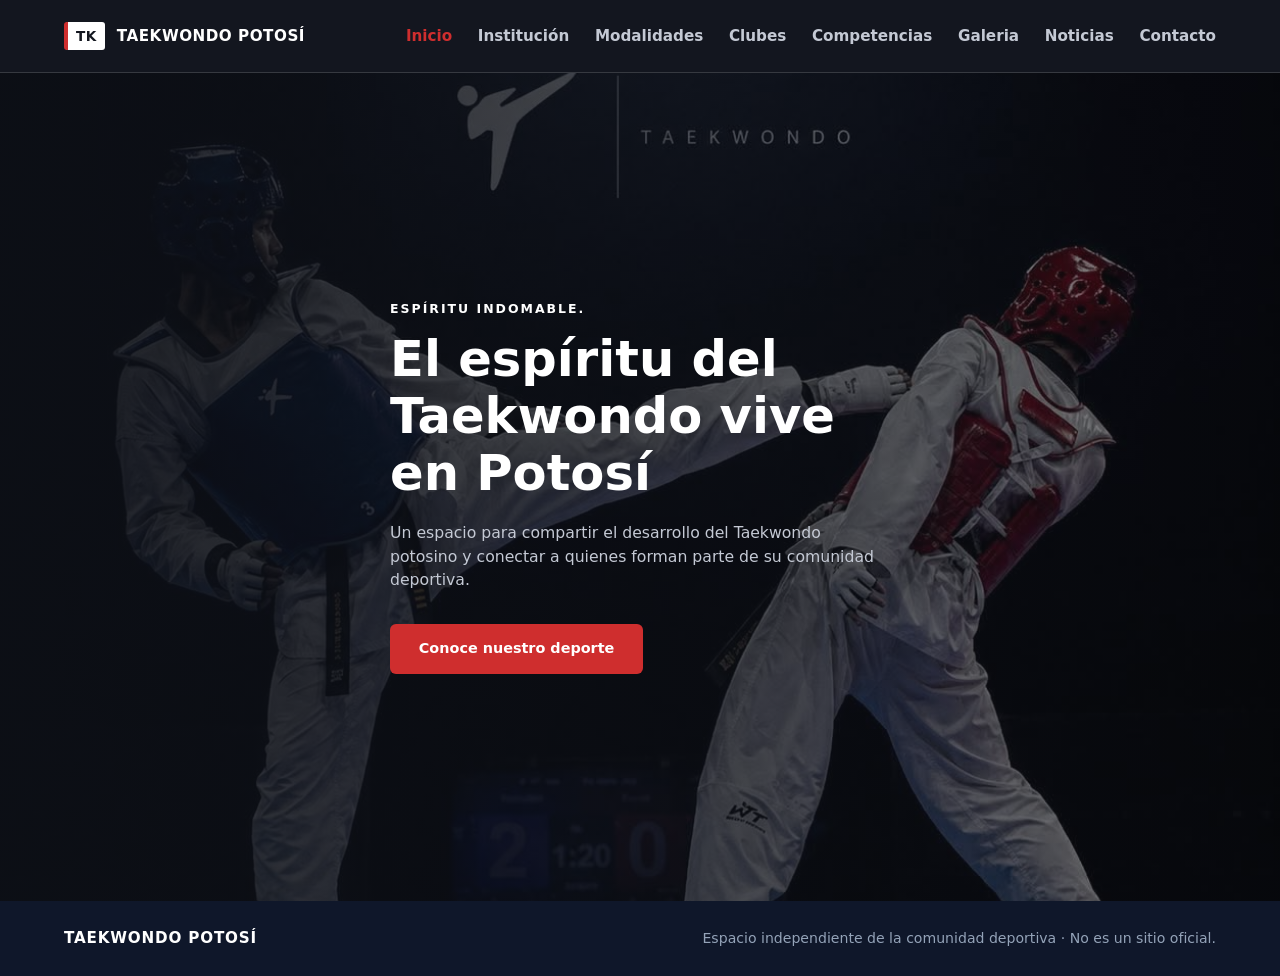
<file: index.html>
<!DOCTYPE html>
<html lang="es">
<head>
    <meta charset="UTF-8">
    <meta name="viewport" content="width=device-width, initial-scale=1.0">
    <title>Taekwondo Potosí | Inicio</title>
    <link rel="stylesheet" href="css/style.css">
</head>
<body>
    <header class="navbar">
        <div class="container nav-container">
            <a href="index.html" class="brand">
                <span class="brand-badge">TK</span>
                <span class="brand-name">TAEKWONDO POTOSÍ</span>
            </a>
            <input type="checkbox" id="menu-check" class="menu-check">
            <label for="menu-check" class="menu-toggle" aria-label="Abrir menú">
                <span></span>
                <span></span>
                <span></span>
            </label>
            <nav class="nav-menu">
                <ul>
                    <li><a href="index.html" class="active">Inicio</a></li>
                    <li><a href="pages/institucion.html">Institución</a></li>
                    <li><a href="pages/modalidades.html">Modalidades</a></li>
                    <li><a href="pages/clubes.html">Clubes</a></li>
                    <li><a href="pages/competencias.html">Competencias</a></li>
                    <li><a href="pages/galeria.html">Galeria</a></li>
                    <li><a href="pages/noticias.html">Noticias</a></li>
                    <li><a href="pages/contacto.html">Contacto</a></li>
                </ul>
            </nav>
        </div>
    </header>
    <main>
        <section class="hero">
            <div class="hero-overlay"></div>
            <div class="container">
                <div class="container hero-content">
                    <p class="hero-kicker">ESPÍRITU INDOMABLE.</p>
                    <h1>El espíritu del Taekwondo vive en Potosí</h1>
                    <p class="hero-description">
                        Un espacio para compartir el desarrollo del Taekwondo potosino y conectar a quienes forman parte de su comunidad deportiva.
                    </p>
                    <div class="hero-actions">
                        <a href="pages/institucion.html" class="btn-primary">Conoce nuestro deporte</a>
                    </div>
                </div>
            </div>
        </section>
    </main>
    <footer class="site-footer">
    <div class="container footer-container">
        <span class="footer-brand">TAEKWONDO POTOSÍ</span>
        <p class="footer-note">Espacio independiente de la comunidad deportiva · No es un sitio oficial.</p>
    </div>
</footer>
</body>
</html>
</file>
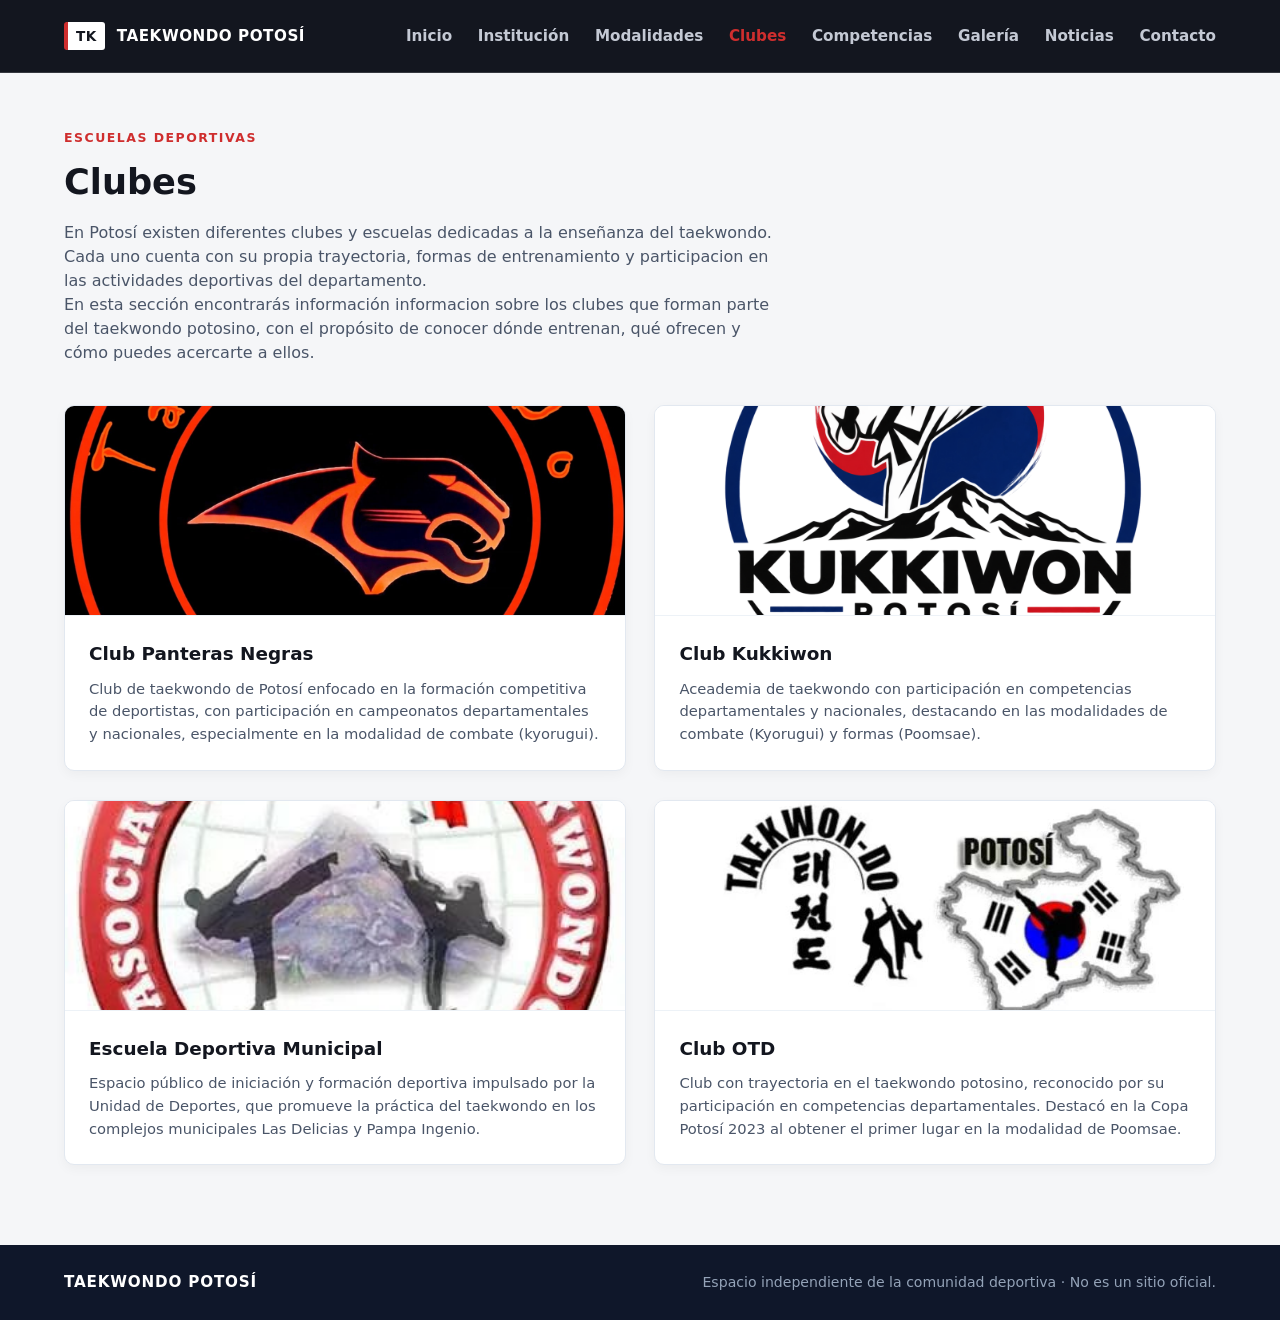
<file: pages/clubes.html>
<!DOCTYPE html>
<html lang="es">
<head>
    <meta charset="UTF-8">
    <meta name="viewport" content="width=device-width, initial-scale=1.0">
    <title>Taekwondo Potosí | Clubes</title>
    <link rel="stylesheet" href="../css/style.css">
</head>
<body>
    <header class="navbar">
        <div class="container nav-container">
            <a href="../index.html" class="brand">
                <span class="brand-badge">TK</span>
                <span class="brand-name">TAEKWONDO POTOSÍ</span>
            </a>
            <input type="checkbox" id="menu-check" class="menu-check">
            <label for="menu-check" class="menu-toggle" aria-label="Abrir menú">
                <span></span>
                <span></span>
                <span></span>
            </label>
            <nav class="nav-menu">
                <ul>
                    <li><a href="../index.html">Inicio</a></li>
                    <li><a href="institucion.html">Institución</a></li>
                    <li><a href="modalidades.html">Modalidades</a></li>
                    <li><a href="clubes.html" class="active">Clubes</a></li>
                    <li><a href="competencias.html">Competencias</a></li>
                    <li><a href="galeria.html">Galería</a></li>
                    <li><a href="noticias.html">Noticias</a></li>
                    <li><a href="contacto.html">Contacto</a></li>
                </ul>
            </nav>
        </div>
    </header>
  <main class="page-light">
    <section class="section-clubs">
      <div class="container">
        
        <div class="section-intro">
          <span class="kicker-red">ESCUELAS DEPORTIVAS</span>
          <h1>Clubes</h1>
            <p>En Potosí existen diferentes clubes y escuelas dedicadas a la enseñanza del taekwondo. Cada uno cuenta con su propia trayectoria, formas de entrenamiento y participacion en las actividades deportivas del departamento.</p>
            <p>En esta sección encontrarás información informacion sobre los clubes que forman parte del taekwondo potosino, con el propósito de conocer dónde entrenan, qué ofrecen y cómo puedes acercarte a ellos.</p>
        </div>
        <div class="clubs-grid">
          <article class="club-card">
            <div class="club-img">
              <img src="../assets/img/Logo-Panteras-Negras.jpeg" alt="Club Panteras Negras">
            </div>
            <div class="club-body">
              <h3>Club Panteras Negras</h3>
              <p>Club de taekwondo de Potosí enfocado en la formación competitiva de deportistas, con participación en campeonatos departamentales y nacionales, especialmente en la modalidad de combate (kyorugui).</p>
            </div>
          </article>
          <article class="club-card">
            <div class="club-img">
              <img src="../assets/img/kukkiwon-logo-provicional.png" alt="Club kukkiwon Potosí">
            </div>
            <div class="club-body">
              <h3>Club Kukkiwon</h3>
              <p>Aceademia de taekwondo con participación en competencias departamentales y nacionales, destacando en las modalidades de combate (Kyorugui) y formas (Poomsae).</p>
            </div>
          </article>
          <article class="club-card">
            <div class="club-img">
              <img src="../assets/img/Escuela-deportiva-tkd.jpeg" alt="Escuela Deportiva Municipal">
            </div>
            <div class="club-body">
              <h3>Escuela Deportiva Municipal</h3>
              <p>Espacio público de iniciación y formación deportiva impulsado por la Unidad de Deportes, que promueve la práctica del taekwondo en los complejos municipales Las Delicias y Pampa Ingenio.</p>
            </div>
          </article>
          <article class="club-card">
            <div class="club-img">
              <img src="../assets/img/Logo-de-Referencia.jpeg" alt="Club OTD">
            </div>
            <div class="club-body">
              <h3>Club OTD</h3>
              <p>Club con trayectoria en el taekwondo potosino, reconocido por su participación en competencias departamentales. Destacó en la Copa Potosí 2023 al obtener el primer lugar en la modalidad de Poomsae.</p>
            </div>
          </article>
        </div>
      </div>
    </section>
  </main>
  <footer class="site-footer">
    <div class="container footer-container">
        <span class="footer-brand">TAEKWONDO POTOSÍ</span>
        <p class="footer-note">Espacio independiente de la comunidad deportiva · No es un sitio oficial.</p>
    </div>
</footer>
</body>
</html>
</file>
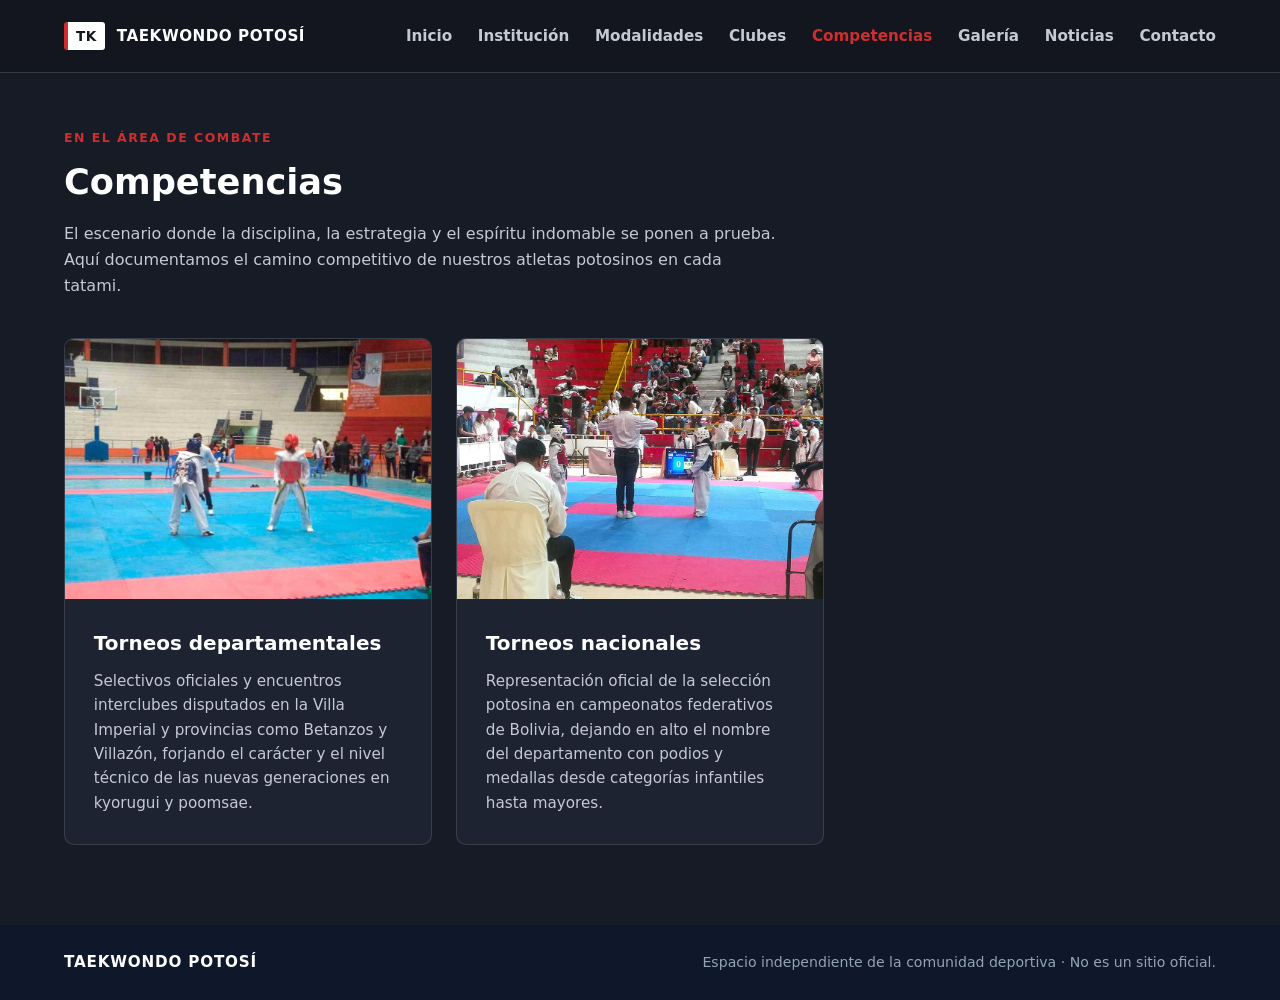
<file: pages/competencias.html>
<!DOCTYPE html>
<html lang="en">
<head>
    <meta charset="UTF-8">
    <meta name="viewport" content="width=device-width, initial-scale=1.0">
    <title>Taekwondo Potosí | Competencias</title>
    <link rel="stylesheet" href="../css/style.css">
</head>
<body>
    <header class="navbar">
        <div class="container nav-container">
            <a href="../index.html" class="brand">
                <span class="brand-badge">TK</span>
                <span class="brand-name">TAEKWONDO POTOSÍ</span>
            </a>
            <input type="checkbox" id="menu-check" class="menu-check">
            <label for="menu-check" class="menu-toggle" aria-label="Abrir menú">
                <span></span>
                <span></span>
                <span></span>
            </label>
            <nav class="nav-menu">
                <ul>
                    <li><a href="../index.html">Inicio</a></li>
                    <li><a href="institucion.html">Institución</a></li>
                    <li><a href="modalidades.html">Modalidades</a></li>
                    <li><a href="clubes.html">Clubes</a></li>
                    <li><a href="competencias.html" class="active">Competencias</a></li>
                    <li><a href="galeria.html">Galería</a></li>
                    <li><a href="noticias.html">Noticias</a></li>
                    <li><a href="contacto.html">Contacto</a></li>
                </ul>
            </nav>
        </div>
    </header>
  <main class="page-dark">
    <section class="section-competencias">
      <div class="container">
        <div class="section-intro-dark">
          <span class="kicker-red">EN EL ÁREA DE COMBATE</span>
          <h1>Competencias</h1>
          <p>El escenario donde la disciplina, la estrategia y el espíritu indomable se ponen a prueba. Aquí documentamos el camino competitivo de nuestros atletas potosinos en cada tatami.</p>
        </div>
        <div class="competencias-grid">
          <article class="comp-card">
            <div class="comp-img">
              <img src="../assets/img/torneo departamental.jpeg" alt="Torneos departamentales en Potosí">
            </div>
            <div class="comp-body">
              <h3>Torneos departamentales</h3>
              <p>Selectivos oficiales y encuentros interclubes disputados en la Villa Imperial y provincias como Betanzos y Villazón, forjando el carácter y el nivel técnico de las nuevas generaciones en kyorugui y poomsae.</p>
            </div>
          </article>
          <article class="comp-card">
            <div class="comp-img">
              <img src="../assets/img/torneo nacional.jpeg" alt="Torneos nacionales de Taekwondo">
            </div>
            <div class="comp-body">
              <h3>Torneos nacionales</h3>
              <p>Representación oficial de la selección potosina en campeonatos federativos de Bolivia, dejando en alto el nombre del departamento con podios y medallas desde categorías infantiles hasta mayores.</p>
            </div>
          </article>
        </div>
      </div>
    </section>
  </main>
  <footer class="site-footer">
    <div class="container footer-container">
        <span class="footer-brand">TAEKWONDO POTOSÍ</span>
        <p class="footer-note">Espacio independiente de la comunidad deportiva · No es un sitio oficial.</p>
    </div>
</footer>
</body>
</html>
</file>
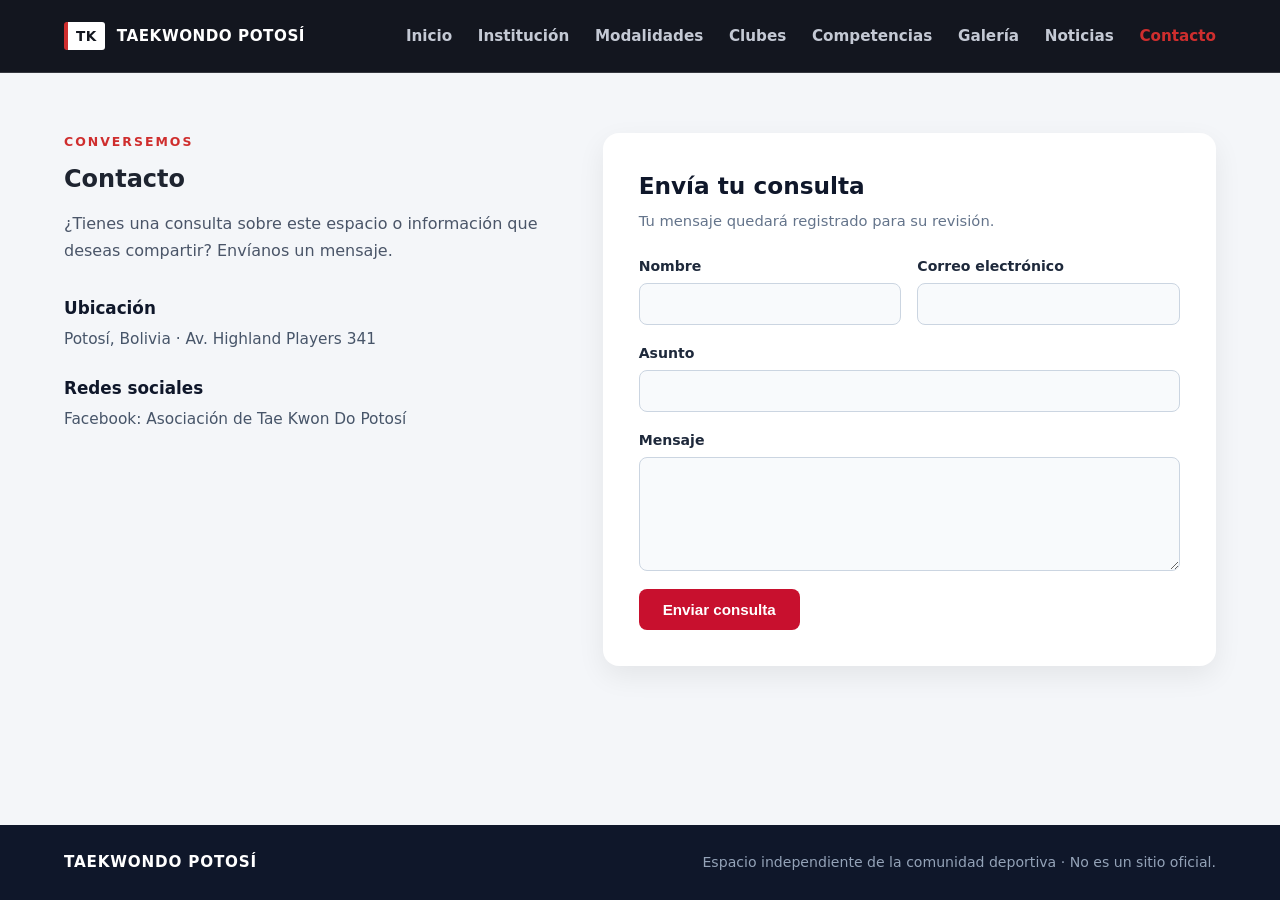
<file: pages/contacto.html>
<!DOCTYPE html>
<html lang="es">
<head>
    <meta charset="UTF-8">
    <meta name="viewport" content="width=device-width, initial-scale=1.0">
    <title>Taekwondo Potosí | Contacto</title>
    <link rel="stylesheet" href="../css/style.css">
</head>
<body class="light-page">
    <header class="navbar">
        <div class="container nav-container">
            <a href="../index.html" class="brand">
                <span class="brand-badge">TK</span>
                <span class="brand-name">TAEKWONDO POTOSÍ</span>
            </a>
            <input type="checkbox" id="menu-check" class="menu-check">
            <label for="menu-check" class="menu-toggle" aria-label="Abrir menú">
                <span></span>
                <span></span>
                <span></span>
            </label>
            <nav class="nav-menu">
                <ul>
                    <li><a href="../index.html">Inicio</a></li>
                    <li><a href="institucion.html">Institución</a></li>
                    <li><a href="modalidades.html">Modalidades</a></li>
                    <li><a href="clubes.html">Clubes</a></li>
                    <li><a href="competencias.html">Competencias</a></li>
                    <li><a href="galeria.html">Galería</a></li>
                    <li><a href="noticias.html">Noticias</a></li>
                    <li><a href="contacto.html" class="active">Contacto</a></li>
                </ul>
            </nav>
        </div>
    </header>
    <main>
        <section class="contacto-section">
            <div class="container contacto-grid">
                <div class="contacto-info">
                    <p class="section-kicker">CONVERSEMOS</p>
                    <h1>Contacto</h1>
                    <p class="intro-text">
                        ¿Tienes una consulta sobre este espacio o información que deseas compartir? Envíanos un mensaje.
                    </p>
                    <div class="info-item">
                        <h3>Ubicación</h3>
                        <p>Potosí, Bolivia · Av. Highland Players 341</p>
                    </div>
                    <div class="info-item">
                        <h3>Redes sociales</h3>
                        <p>Facebook: Asociación de Tae Kwon Do Potosí</p>
                    </div>
                </div>
                <div class="contacto-card">
                    <h2>Envía tu consulta</h2>
                    <p class="form-subtext">Tu mensaje quedará registrado para su revisión.</p>
                    <form action="https://formsubmit.co/btsluisangel003@gmail.com" method="POST" class="contacto-form">
                        <input type="hidden" name="_subject" value="Nueva consulta - Taekwondo Potosí">
                        <input type="hidden" name="_template" value="table">
                        <div class="form-row">
                            <div class="form-group">
                                <label for="nombre">Nombre</label>
                                <input type="text" id="nombre" name="nombre" required>
                            </div>
                            <div class="form-group">
                                <label for="correo">Correo electrónico</label>
                                <input type="email" id="correo" name="email" required>
                            </div>
                        </div>
                        <div class="form-group">
                            <label for="asunto">Asunto</label>
                            <input type="text" id="asunto" name="asunto" required>
                        </div>
                        <div class="form-group">
                            <label for="mensaje">Mensaje</label>
                            <textarea id="mensaje" name="mensaje" rows="5" required></textarea>
                        </div>
                        <button type="submit" class="btn-enviar">Enviar consulta</button>
                    </form>
                </div>
            </div>
        </section>
    </main>
    <footer class="site-footer">
    <div class="container footer-container">
        <span class="footer-brand">TAEKWONDO POTOSÍ</span>
        <p class="footer-note">Espacio independiente de la comunidad deportiva · No es un sitio oficial.</p>
    </div>
</footer>
</body>
</html>
</file>
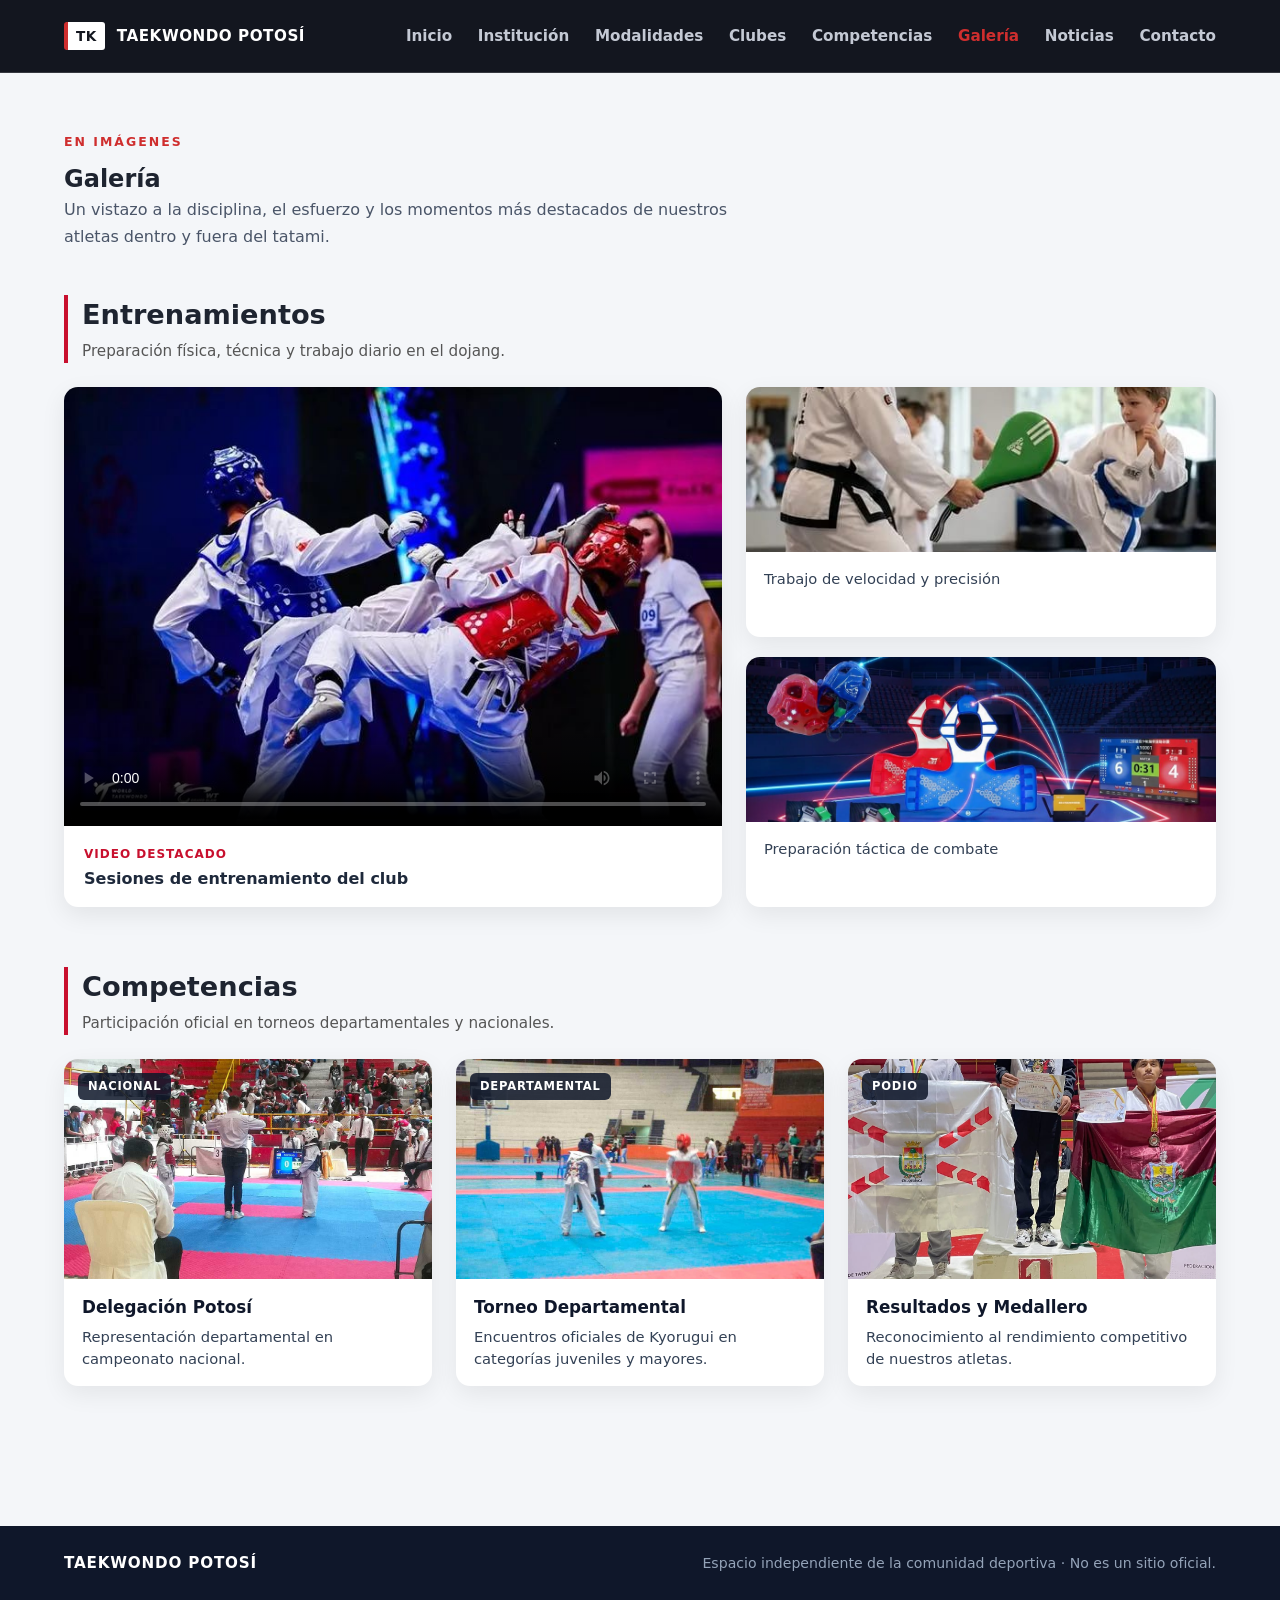
<file: pages/galeria.html>
<!DOCTYPE html>
<html lang="es">
<head>
    <meta charset="UTF-8">
    <meta name="viewport" content="width=device-width, initial-scale=1.0">
    <title>Taekwondo Potosí | Galería</title>
    <link rel="stylesheet" href="../css/style.css">
</head>
<body class="light-page">
    <header class="navbar">
        <div class="container nav-container">
            <a href="../index.html" class="brand">
                <span class="brand-badge">TK</span>
                <span class="brand-name">TAEKWONDO POTOSÍ</span>
            </a>
            <input type="checkbox" id="menu-check" class="menu-check">
            <label for="menu-check" class="menu-toggle" aria-label="Abrir menú">
                <span></span>
                <span></span>
                <span></span>
            </label>
            <nav class="nav-menu">
                <ul>
                    <li><a href="../index.html">Inicio</a></li>
                    <li><a href="institucion.html">Institución</a></li>
                    <li><a href="modalidades.html">Modalidades</a></li>
                    <li><a href="clubes.html">Clubes</a></li>
                    <li><a href="competencias.html">Competencias</a></li>
                    <li><a href="galeria.html" class="active">Galería</a></li>
                    <li><a href="noticias.html">Noticias</a></li>
                    <li><a href="contacto.html">Contacto</a></li>
                </ul>
            </nav>
        </div>
    </header>
    <main>
        <section class="galeria-section">
            <div class="container">
                <div class="galeria-header">
                    <p class="section-kicker">EN IMÁGENES</p>
                    <h1>Galería</h1>
                    <p class="intro-text">
                        Un vistazo a la disciplina, el esfuerzo y los momentos más destacados de nuestros atletas dentro y fuera del tatami.
                    </p>
                </div>
                <div class="galeria-bloque">
                    <div class="bloque-titulo">
                        <h2>Entrenamientos</h2>
                        <p>Preparación física, técnica y trabajo diario en el dojang.</p>
                    </div>
                    <div class="entrenamiento-layout">
                        <div class="video-card">
                            <video controls preload="metadata" poster="../assets/img/FB_IMG_1794456284869.jpg">
                                <source src="../assets/video/video-de-entrenamiento.mp4" type="video/mp4">
                                Tu navegador no soporta la reproducción de video.
                            </video>
                            <div class="media-caption">
                                <span>VIDEO DESTACADO</span>
                                <p>Sesiones de entrenamiento del club</p>
                            </div>
                        </div>
                        <div class="entrenamiento-fotos">
                            <figure class="galeria-card">
                                <img src="../assets/img/entrenamiento-palmetas (1).jpeg" alt="Entrenamiento con paletas">
                                <figcaption>Trabajo de velocidad y precisión</figcaption>
                            </figure>
                            <figure class="galeria-card">
                                <img src="../assets/img/petos-electronicos.jpeg" alt="Práctica con peto electrónico">
                                <figcaption>Preparación táctica de combate</figcaption>
                            </figure>
                        </div>
                    </div>
                </div>
                <div class="galeria-bloque">
                    <div class="bloque-titulo">
                        <h2>Competencias</h2>
                        <p>Participación oficial en torneos departamentales y nacionales.</p>
                    </div>
                    <div class="competencias-grid">
                        <figure class="galeria-card">
                            <span class="galeria-badge">NACIONAL</span>
                            <img src="../assets/img/torneo nacional.jpeg" alt="Delegación Potosí en torneo nacional">
                            <figcaption>
                                <h3>Delegación Potosí</h3>
                                <p>Representación departamental en campeonato nacional.</p>
                            </figcaption>
                        </figure>
                        <figure class="galeria-card">
                            <span class="galeria-badge">DEPARTAMENTAL</span>
                            <img src="../assets/img/torneo departamental.jpeg" alt="Combate en torneo departamental">
                            <figcaption>
                                <h3>Torneo Departamental</h3>
                                <p>Encuentros oficiales de Kyorugui en categorías juveniles y mayores.</p>
                            </figcaption>
                        </figure>

                        <figure class="galeria-card">
                            <span class="galeria-badge">PODIO</span>
                            <img src="../assets/img/premiacion-podio.jpeg" alt="Premiación de atletas">
                            <figcaption>
                                <h3>Resultados y Medallero</h3>
                                <p>Reconocimiento al rendimiento competitivo de nuestros atletas.</p>
                            </figcaption>
                        </figure>
                    </div>
                </div>
            </div>
        </section>
    </main>
    <footer class="site-footer">
    <div class="container footer-container">
        <span class="footer-brand">TAEKWONDO POTOSÍ</span>
        <p class="footer-note">Espacio independiente de la comunidad deportiva · No es un sitio oficial.</p>
    </div>
</footer>
</body>
</html>
</file>
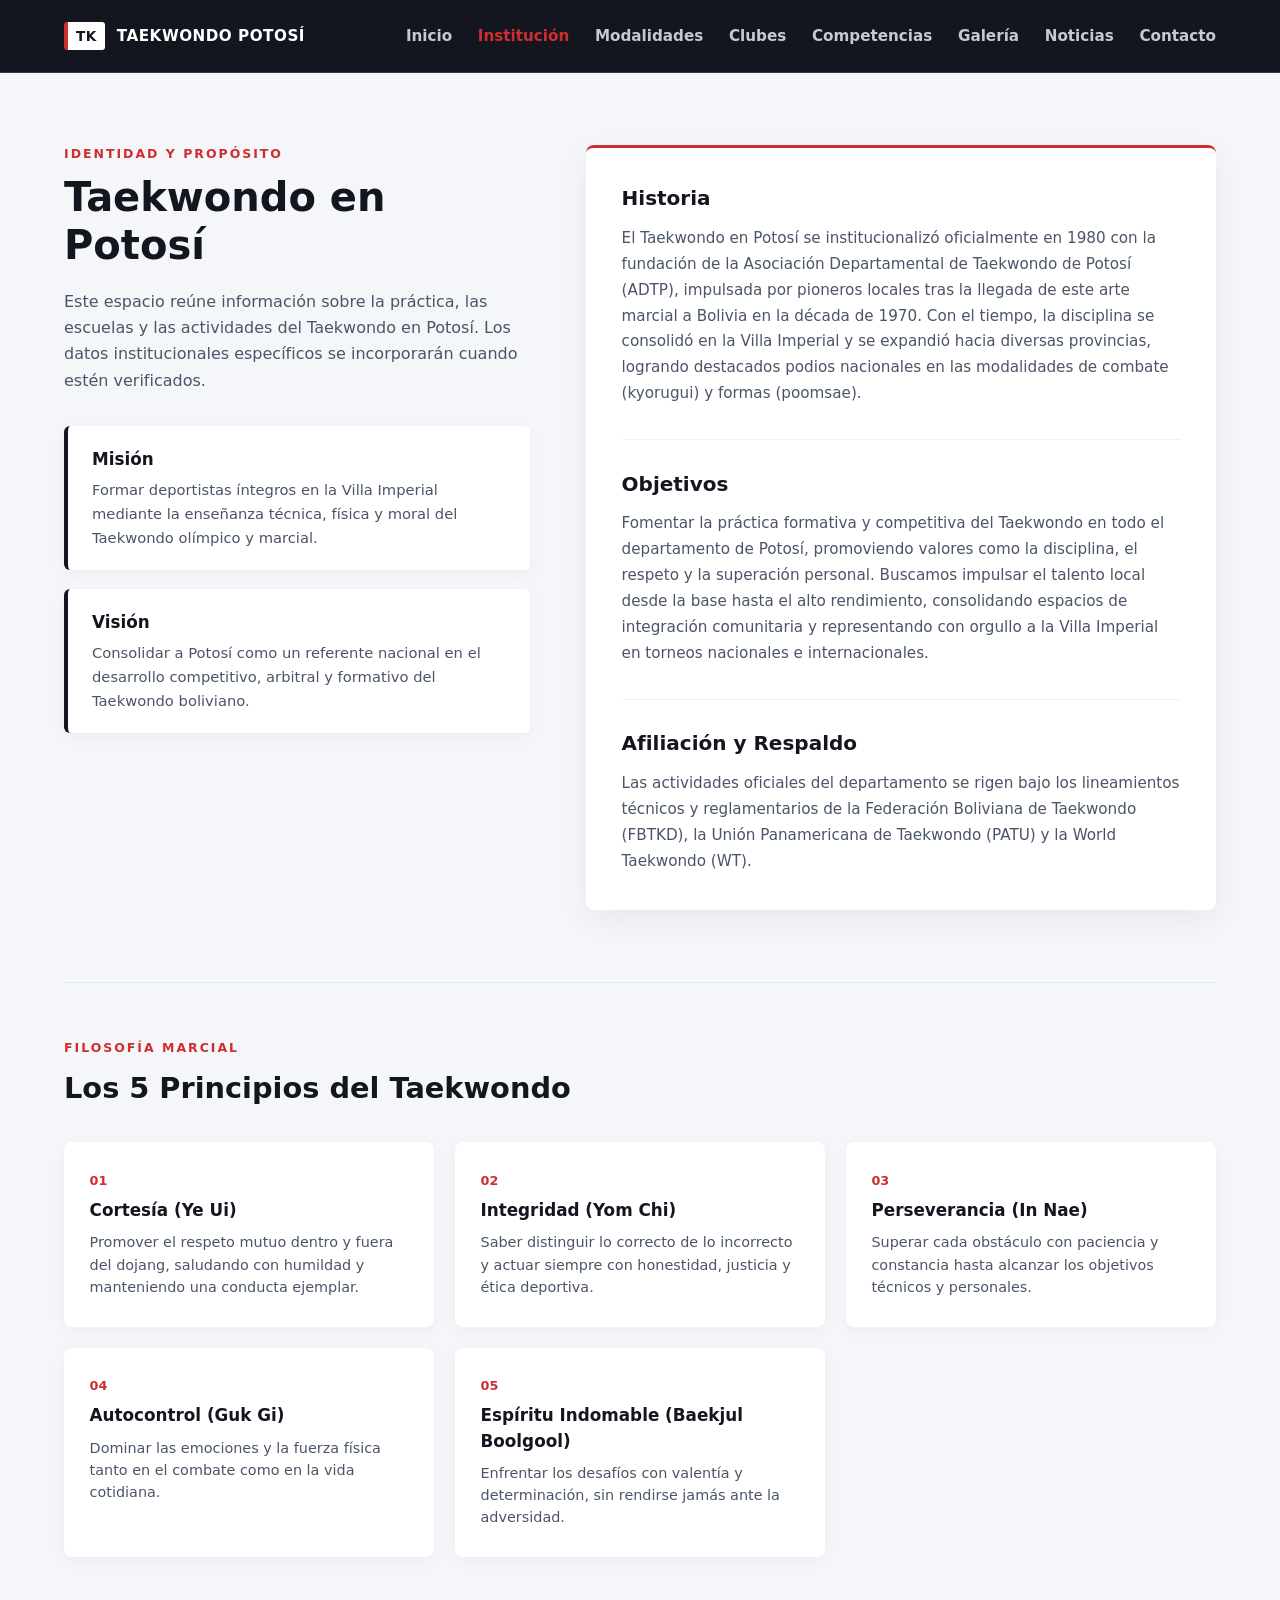
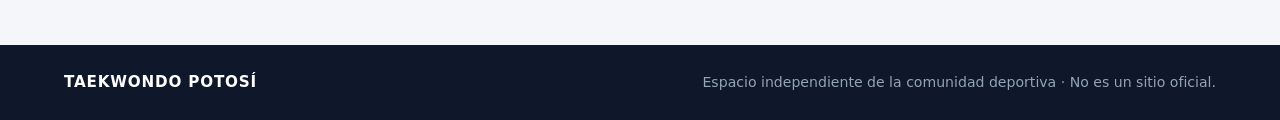
<file: pages/institucion.html>
<!DOCTYPE html>
<html lang="es">
<head>
    <meta charset="UTF-8">
    <meta name="viewport" content="width=device-width, initial-scale=1.0">
    <title>Taekwondo Potosí | Institución</title>
    <link rel="stylesheet" href="../css/style.css">
</head>
<body class="light-page">
    <header class="navbar">
        <div class="container nav-container">
            <a href="../index.html" class="brand">
                <span class="brand-badge">TK</span>
                <span class="brand-name">TAEKWONDO POTOSÍ</span>
            </a>
            <input type="checkbox" id="menu-check" class="menu-check">
            <label for="menu-check" class="menu-toggle" aria-label="Abrir menú">
                <span></span>
                <span></span>
                <span></span>
            </label>
            <nav class="nav-menu">
                <ul>
                    <li><a href="../index.html">Inicio</a></li>
                    <li><a href="institucion.html" class="active">Institución</a></li>
                    <li><a href="modalidades.html">Modalidades</a></li>
                    <li><a href="clubes.html">Clubes</a></li>
                    <li><a href="competencias.html">Competencias</a></li>
                    <li><a href="galeria.html">Galería</a></li>
                    <li><a href="noticias.html">Noticias</a></li>
                    <li><a href="contacto.html">Contacto</a></li>
                </ul>
            </nav>
        </div>
    </header>
    <main>
        <section class="institucion-section">
            <div class="container">
                <div class="institucion-grid">
                    <div class="institucion-intro">
                        <p class="section-kicker">IDENTIDAD Y PROPÓSITO</p>
                        <h1>Taekwondo en Potosí</h1>
                        <p class="intro-text">
                            Este espacio reúne información sobre la práctica, las escuelas y las actividades del Taekwondo en Potosí. Los datos institucionales específicos se incorporarán cuando estén verificados.
                        </p>
                        <div class="mision-vision-box">
                            <div class="mv-item">
                                <h3>Misión</h3>
                                <p>Formar deportistas íntegros en la Villa Imperial mediante la enseñanza técnica, física y moral del Taekwondo olímpico y marcial.</p>
                            </div>
                            <div class="mv-item">
                                <h3>Visión</h3>
                                <p>Consolidar a Potosí como un referente nacional en el desarrollo competitivo, arbitral y formativo del Taekwondo boliviano.</p>
                            </div>
                        </div>
                    </div>
                    <div class="institucion-card">
                        <div class="card-block">
                            <h2>Historia</h2>
                            <p>
                                El Taekwondo en Potosí se institucionalizó oficialmente en 1980 con la fundación de la Asociación Departamental de Taekwondo de Potosí (ADTP), impulsada por pioneros locales tras la llegada de este arte marcial a Bolivia en la década de 1970. Con el tiempo, la disciplina se consolidó en la Villa Imperial y se expandió hacia diversas provincias, logrando destacados podios nacionales en las modalidades de combate (kyorugui) y formas (poomsae).
                            </p>
                        </div>
                        <div class="card-block">
                            <h2>Objetivos</h2>
                            <p>
                                Fomentar la práctica formativa y competitiva del Taekwondo en todo el departamento de Potosí, promoviendo valores como la disciplina, el respeto y la superación personal. Buscamos impulsar el talento local desde la base hasta el alto rendimiento, consolidando espacios de integración comunitaria y representando con orgullo a la Villa Imperial en torneos nacionales e internacionales.
                            </p>
                        </div>

                        <div class="card-block">
                            <h2>Afiliación y Respaldo</h2>
                            <p>
                                Las actividades oficiales del departamento se rigen bajo los lineamientos técnicos y reglamentarios de la Federación Boliviana de Taekwondo (FBTKD), la Unión Panamericana de Taekwondo (PATU) y la World Taekwondo (WT).
                            </p>
                        </div>
                    </div>
                </div>
                <div class="principios-section">
                    <div class="principios-header">
                        <p class="section-kicker">FILOSOFÍA MARCIAL</p>
                        <h2>Los 5 Principios del Taekwondo</h2>
                    </div>
                    <div class="principios-grid">
                        <article class="principio-card">
                            <span class="principio-num">01</span>
                            <h3>Cortesía (Ye Ui)</h3>
                            <p>Promover el respeto mutuo dentro y fuera del dojang, saludando con humildad y manteniendo una conducta ejemplar.</p>
                        </article>
                        <article class="principio-card">
                            <span class="principio-num">02</span>
                            <h3>Integridad (Yom Chi)</h3>
                            <p>Saber distinguir lo correcto de lo incorrecto y actuar siempre con honestidad, justicia y ética deportiva.</p>
                        </article>
                        <article class="principio-card">
                            <span class="principio-num">03</span>
                            <h3>Perseverancia (In Nae)</h3>
                            <p>Superar cada obstáculo con paciencia y constancia hasta alcanzar los objetivos técnicos y personales.</p>
                        </article>
                        <article class="principio-card">
                            <span class="principio-num">04</span>
                            <h3>Autocontrol (Guk Gi)</h3>
                            <p>Dominar las emociones y la fuerza física tanto en el combate como en la vida cotidiana.</p>
                        </article>
                        <article class="principio-card">
                            <span class="principio-num">05</span>
                            <h3>Espíritu Indomable (Baekjul Boolgool)</h3>
                            <p>Enfrentar los desafíos con valentía y determinación, sin rendirse jamás ante la adversidad.</p>
                        </article>
                    </div>
                </div>
            </div>
        </section>
    </main>
    <footer class="site-footer">
    <div class="container footer-container">
        <span class="footer-brand">TAEKWONDO POTOSÍ</span>
        <p class="footer-note">Espacio independiente de la comunidad deportiva · No es un sitio oficial.</p>
    </div>
</footer>
</body>
</html>
</file>
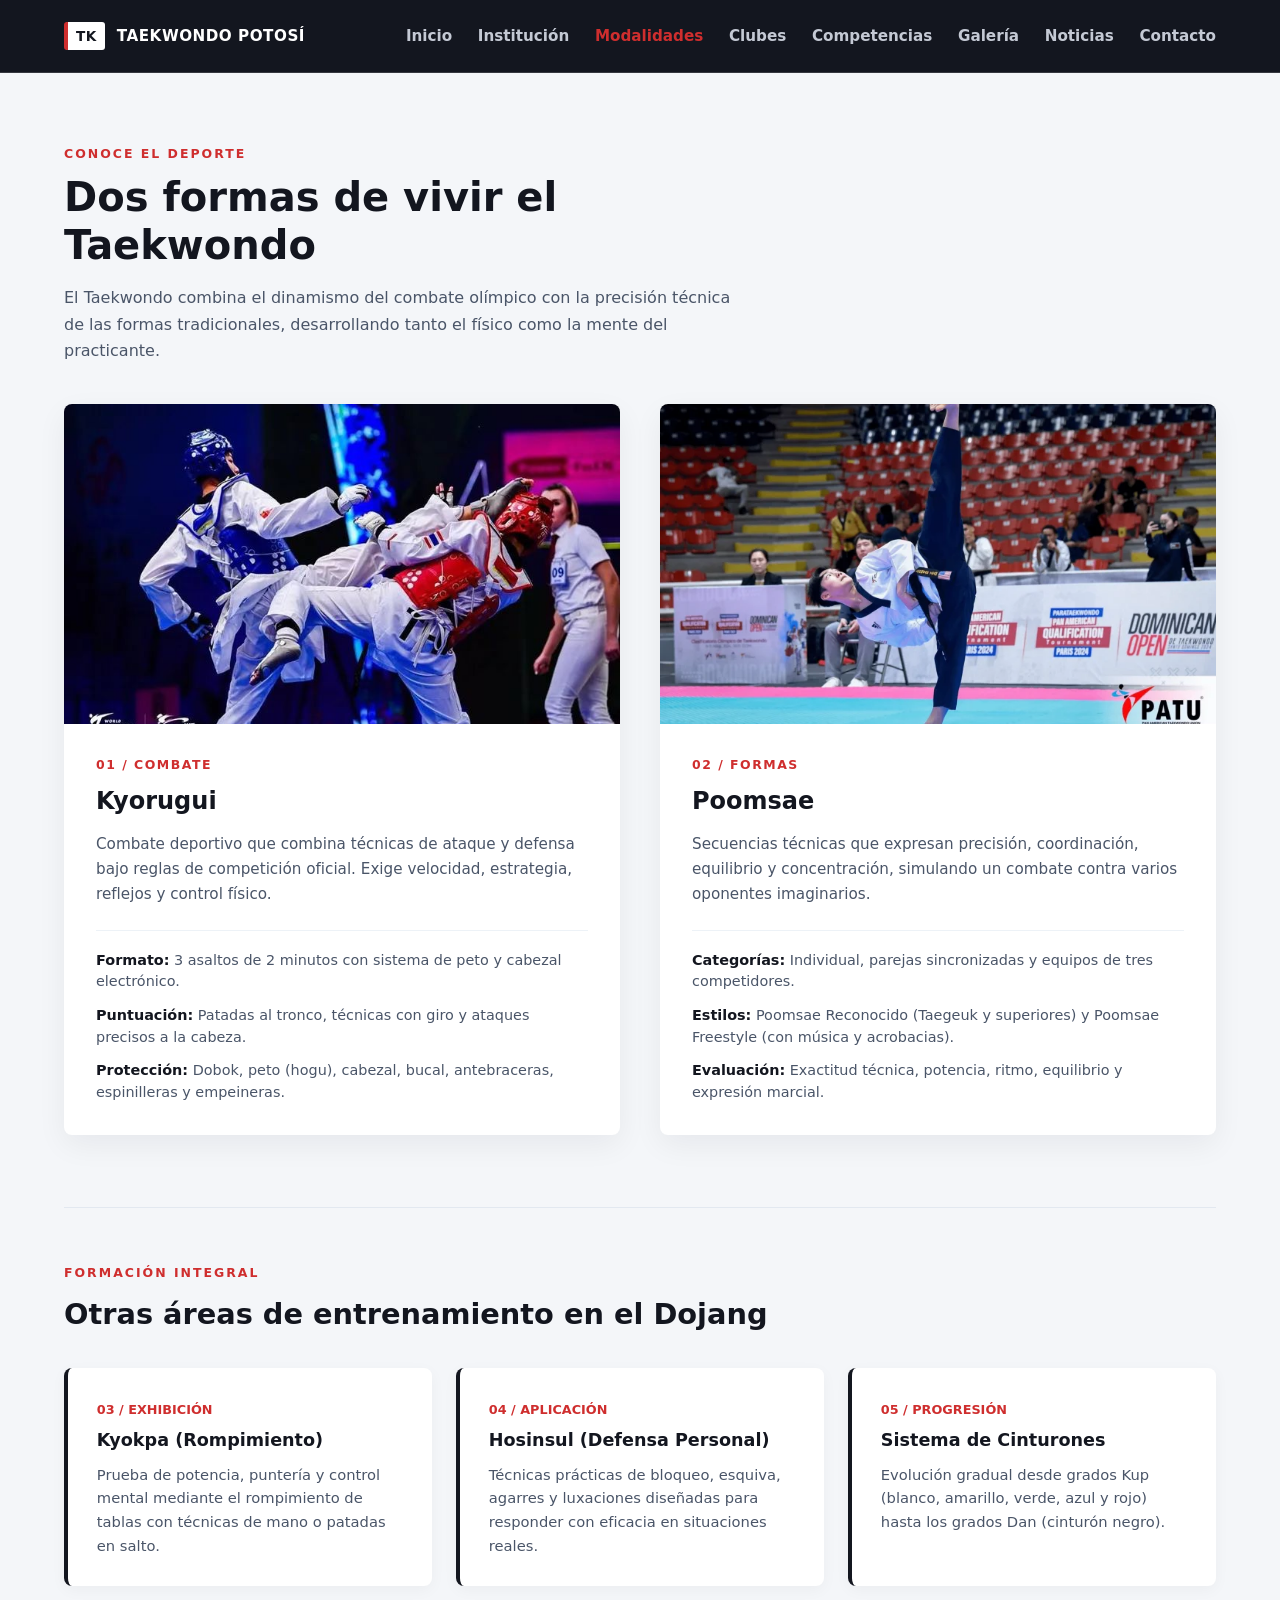
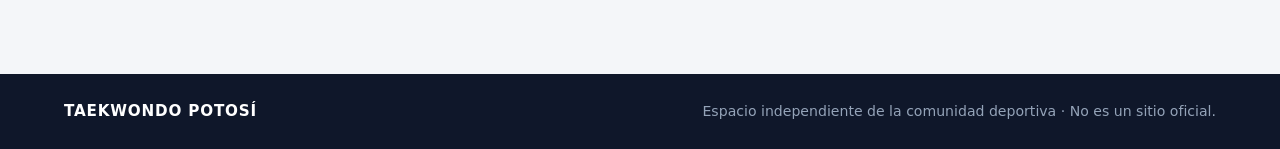
<file: pages/modalidades.html>
<!DOCTYPE html>
<html lang="es">
<head>
    <meta charset="UTF-8">
    <meta name="viewport" content="width=device-width, initial-scale=1.0">
    <title>Taekwondo Potosí | Modalidades</title>
    <link rel="stylesheet" href="../css/style.css">
</head>
<body class="light-page">
    <header class="navbar">
        <div class="container nav-container">
            <a href="../index.html" class="brand">
                <span class="brand-badge">TK</span>
                <span class="brand-name">TAEKWONDO POTOSÍ</span>
            </a>
            <input type="checkbox" id="menu-check" class="menu-check">
            <label for="menu-check" class="menu-toggle" aria-label="Abrir menú">
                <span></span>
                <span></span>
                <span></span>
            </label>
            <nav class="nav-menu">
                <ul>
                    <li><a href="../index.html">Inicio</a></li>
                    <li><a href="institucion.html">Institución</a></li>
                    <li><a href="modalidades.html" class="active">Modalidades</a></li>
                    <li><a href="clubes.html">Clubes</a></li>
                    <li><a href="competencias.html">Competencias</a></li>
                    <li><a href="galeria.html">Galería</a></li>
                    <li><a href="noticias.html">Noticias</a></li>
                    <li><a href="contacto.html">Contacto</a></li>
                </ul>
            </nav>
        </div>
    </header>
    <main>
        <section class="modalidades-section">
            <div class="container">
                <div class="modalidades-header">
                    <p class="section-kicker">CONOCE EL DEPORTE</p>
                    <h1>Dos formas de vivir el Taekwondo</h1>
                    <p class="intro-text">
                        El Taekwondo combina el dinamismo del combate olímpico con la precisión técnica de las formas tradicionales, desarrollando tanto el físico como la mente del practicante.
                    </p>
                </div>
                <div class="modalidades-grid">
                    <article class="modalidad-card">
                        <div class="modalidad-img">
                            <img src="../assets/img/FB_IMG_1794456284869.jpg" alt="Combate deportivo Kyorugui">
                        </div>
                        <div class="modalidad-body">
                            <span class="modalidad-tag">01 / COMBATE</span>
                            <h2>Kyorugui</h2>
                            <p>
                                Combate deportivo que combina técnicas de ataque y defensa bajo reglas de competición oficial. Exige velocidad, estrategia, reflejos y control físico.
                            </p>
                            <ul class="modalidad-list">
                                <li><strong>Formato:</strong> 3 asaltos de 2 minutos con sistema de peto y cabezal electrónico.</li>
                                <li><strong>Puntuación:</strong> Patadas al tronco, técnicas con giro y ataques precisos a la cabeza.</li>
                                <li><strong>Protección:</strong> Dobok, peto (hogu), cabezal, bucal, antebraceras, espinilleras y empeineras.</li>
                            </ul>
                        </div>
                    </article>
                    <article class="modalidad-card">
                        <div class="modalidad-img">
                            <img src="../assets/img/imagen_2024-05-20_183636356-755x503.webp" alt="Formas técnicas Poomsae">
                        </div>
                        <div class="modalidad-body">
                            <span class="modalidad-tag">02 / FORMAS</span>
                            <h2>Poomsae</h2>
                            <p>
                                Secuencias técnicas que expresan precisión, coordinación, equilibrio y concentración, simulando un combate contra varios oponentes imaginarios.
                            </p>
                            <ul class="modalidad-list">
                                <li><strong>Categorías:</strong> Individual, parejas sincronizadas y equipos de tres competidores.</li>
                                <li><strong>Estilos:</strong> Poomsae Reconocido (Taegeuk y superiores) y Poomsae Freestyle (con música y acrobacias).</li>
                                <li><strong>Evaluación:</strong> Exactitud técnica, potencia, ritmo, equilibrio y expresión marcial.</li>
                            </ul>
                        </div>
                    </article>
                </div>
                <div class="complementos-section">
                    <div class="complementos-header">
                        <p class="section-kicker">FORMACIÓN INTEGRAL</p>
                        <h2>Otras áreas de entrenamiento en el Dojang</h2>
                    </div>
                    <div class="complementos-grid">
                        <article class="complemento-card">
                            <span class="principio-num">03 / EXHIBICIÓN</span>
                            <h3>Kyokpa (Rompimiento)</h3>
                            <p>Prueba de potencia, puntería y control mental mediante el rompimiento de tablas con técnicas de mano o patadas en salto.</p>
                        </article>
                        <article class="complemento-card">
                            <span class="principio-num">04 / APLICACIÓN</span>
                            <h3>Hosinsul (Defensa Personal)</h3>
                            <p>Técnicas prácticas de bloqueo, esquiva, agarres y luxaciones diseñadas para responder con eficacia en situaciones reales.</p>
                        </article>
                        <article class="complemento-card">
                            <span class="principio-num">05 / PROGRESIÓN</span>
                            <h3>Sistema de Cinturones</h3>
                            <p>Evolución gradual desde grados Kup (blanco, amarillo, verde, azul y rojo) hasta los grados Dan (cinturón negro).</p>
                        </article>
                    </div>
                </div>
            </div>
        </section>
    </main>
    <footer class="site-footer">
    <div class="container footer-container">
        <span class="footer-brand">TAEKWONDO POTOSÍ</span>
        <p class="footer-note">Espacio independiente de la comunidad deportiva · No es un sitio oficial.</p>
    </div>
</footer>
</body>
</html>
</file>
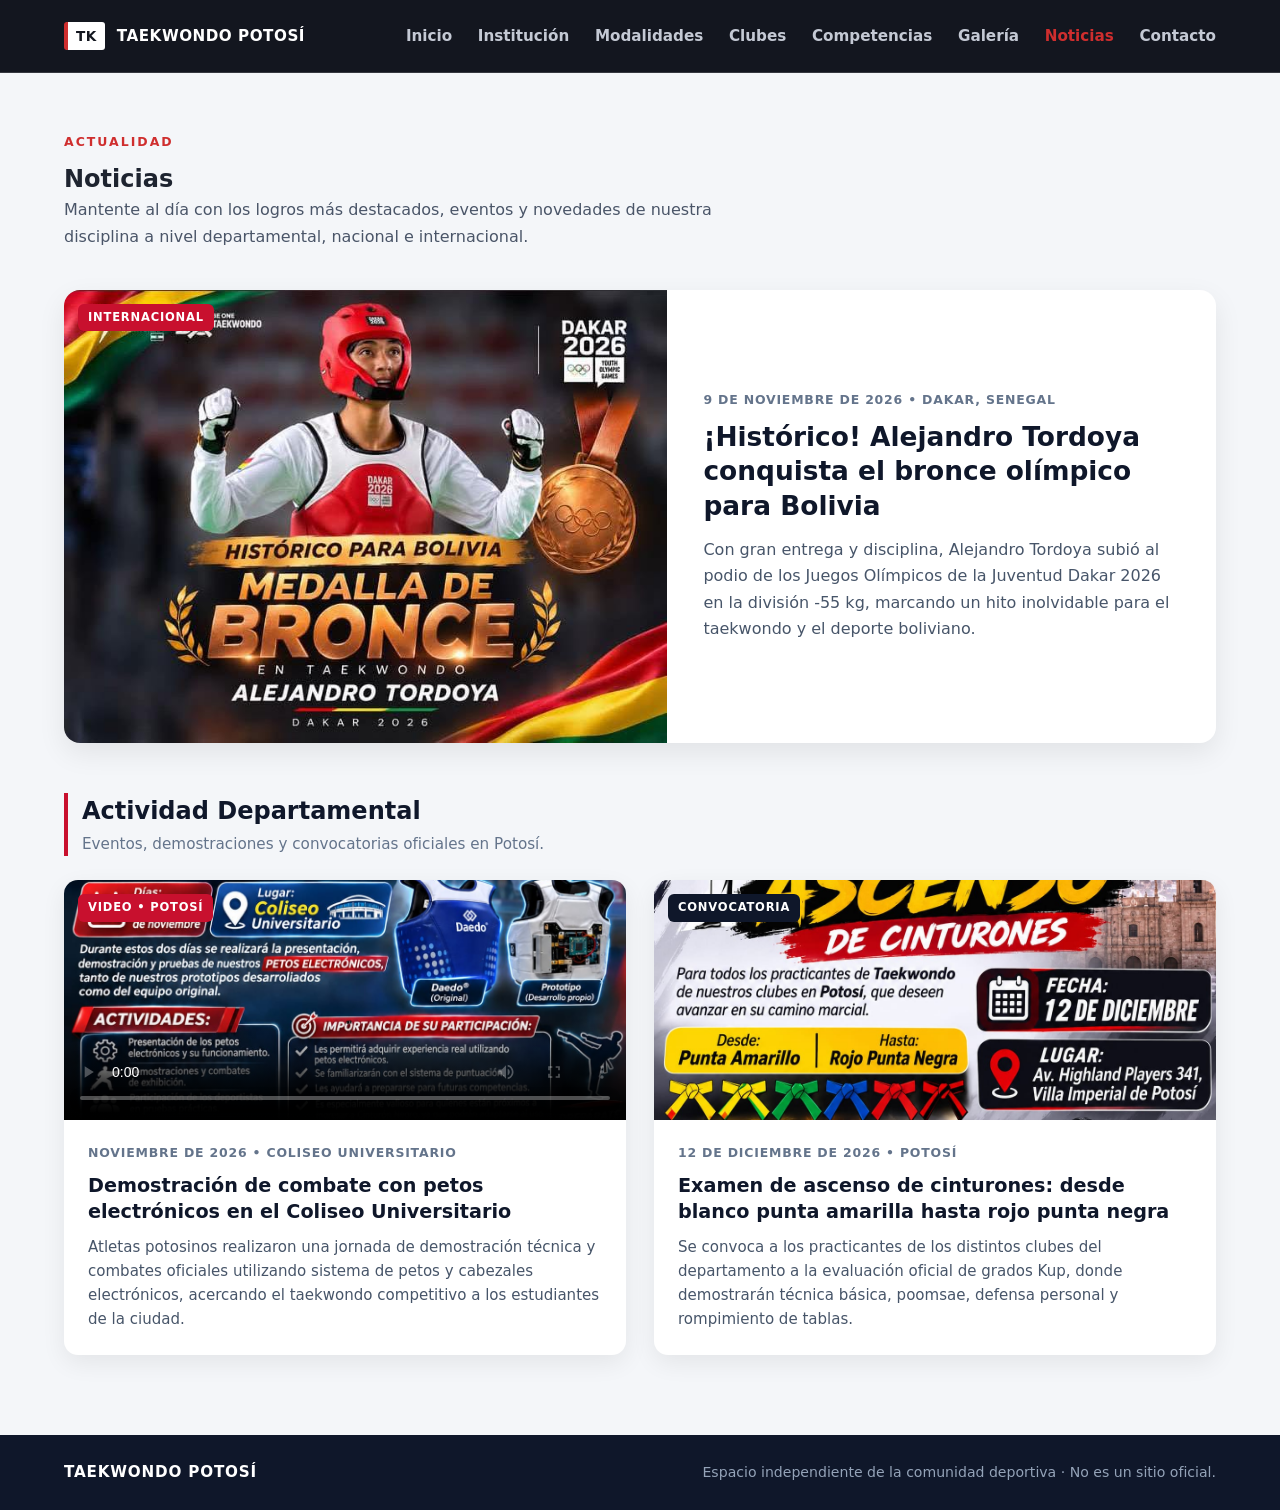
<file: pages/noticias.html>
<!DOCTYPE html>
<html lang="es">
<head>
    <meta charset="UTF-8">
    <meta name="viewport" content="width=device-width, initial-scale=1.0">
    <title>Taekwondo Potosí | Noticias</title>
    <link rel="stylesheet" href="../css/style.css">
</head>
<body class="light-page">
    <header class="navbar">
        <div class="container nav-container">
            <a href="../index.html" class="brand">
                <span class="brand-badge">TK</span>
                <span class="brand-name">TAEKWONDO POTOSÍ</span>
            </a>
            <input type="checkbox" id="menu-check" class="menu-check">
            <label for="menu-check" class="menu-toggle" aria-label="Abrir menú">
                <span></span>
                <span></span>
                <span></span>
            </label>
            <nav class="nav-menu">
                <ul>
                    <li><a href="../index.html">Inicio</a></li>
                    <li><a href="institucion.html">Institución</a></li>
                    <li><a href="modalidades.html">Modalidades</a></li>
                    <li><a href="clubes.html">Clubes</a></li>
                    <li><a href="competencias.html">Competencias</a></li>
                    <li><a href="galeria.html">Galería</a></li>
                    <li><a href="noticias.html" class="active">Noticias</a></li>
                    <li><a href="contacto.html">Contacto</a></li>
                </ul>
            </nav>
        </div>
    </header>
    <main>
        <section class="noticias-section">
            <div class="container">
                <div class="noticias-header">
                    <p class="section-kicker">ACTUALIDAD</p>
                    <h1>Noticias</h1>
                    <p class="intro-text">
                        Mantente al día con los logros más destacados, eventos y novedades de nuestra disciplina a nivel departamental, nacional e internacional.
                    </p>
                </div>
                <article class="noticia-destacada">
                    <div class="noticia-destacada-img">
                        <span class="noticia-tag">INTERNACIONAL</span>
                        <img src="../assets/img/Alejandro-Tordoya.jpeg" alt="Alejandro Tordoya Medalla de Bronce Dakar 2026">
                    </div>
                    <div class="noticia-destacada-body">
                        <span class="noticia-fecha">9 DE NOVIEMBRE DE 2026 • DAKAR, SENEGAL</span>
                        <h2>¡Histórico! Alejandro Tordoya conquista el bronce olímpico para Bolivia</h2>
                        <p>
                            Con gran entrega y disciplina, Alejandro Tordoya subió al podio de los Juegos Olímpicos de la Juventud Dakar 2026 en la división -55 kg, marcando un hito inolvidable para el taekwondo y el deporte boliviano.
                        </p>
                    </div>
                </article>
                <div class="noticias-subtitulo">
                    <h2>Actividad Departamental</h2>
                    <p>Eventos, demostraciones y convocatorias oficiales en Potosí.</p>
                </div>
                <div class="noticias-grid">
                    <article class="noticia-card">
                        <div class="noticia-card-media">
                            <span class="noticia-tag">VIDEO • POTOSÍ</span>
                            <video controls preload="metadata" poster="../assets/img/Anuncio-demostracion.jpeg">
                                <source src="../assets/video/Demostracion-de-taekwondo.mp4" type="video/mp4">
                                Tu navegador no soporta la reproducción de video.
                            </video>
                        </div>
                        <div class="noticia-card-body">
                            <span class="noticia-fecha">NOVIEMBRE DE 2026 • COLISEO UNIVERSITARIO</span>
                            <h3>Demostración de combate con petos electrónicos en el Coliseo Universitario</h3>
                            <p>Atletas potosinos realizaron una jornada de demostración técnica y combates oficiales utilizando sistema de petos y cabezales electrónicos, acercando el taekwondo competitivo a los estudiantes de la ciudad.</p>
                        </div>
                    </article>
                    <article class="noticia-card">
                        <div class="noticia-card-media">
                            <span class="noticia-tag tag-convocatoria">CONVOCATORIA</span>
                            <img src="../assets/img/Examen-de-ascenso.jpeg" alt="Examen de ascenso de cinturones">
                        </div>
                        <div class="noticia-card-body">
                            <span class="noticia-fecha">12 DE DICIEMBRE DE 2026 • POTOSÍ</span>
                            <h3>Examen de ascenso de cinturones: desde blanco punta amarilla hasta rojo punta negra</h3>
                            <p>Se convoca a los practicantes de los distintos clubes del departamento a la evaluación oficial de grados Kup, donde demostrarán técnica básica, poomsae, defensa personal y rompimiento de tablas.</p>
                        </div>
                    </article>
                </div>
            </div>
        </section>
    </main>
    <footer class="site-footer">
    <div class="container footer-container">
        <span class="footer-brand">TAEKWONDO POTOSÍ</span>
        <p class="footer-note">Espacio independiente de la comunidad deportiva · No es un sitio oficial.</p>
    </div>
</footer>
</body>
</html>
</file>
<file: css/style.css>
:root {
    --bg-nav: #13161f;
    --bg-dark: #0f1219;
    --accent-red: #cf2e2e;
    --accent-red-hover: #b02323;
    --text-light: #ffffff;
    --text-muted: #c4c9d4;
    --border-subtle: rgba(255, 255, 255, 0.15);
}
* {
    margin: 0;
    padding: 0;
    box-sizing: border-box;
}
body {
    font-family: system-ui, -apple-system, 'Segoe UI', Roboto, Helvetica, Arial, sans-serif;
    background-color: var(--bg-dark);
    color: var(--text-light);
    line-height: 1.5;
    min-height: 100vh;
    display: flex;
    flex-direction: column;
}
.container {
    width: 90%;
    max-width: 1200px;
    margin: 0 auto;
}
.navbar {
    background-color: var(--bg-nav);
    border-bottom: 1px solid var(--border-subtle);
}

.nav-container {
    display: flex;
    flex-wrap: wrap;
    justify-content: space-between;
    align-items: center;
    min-height: 72px;
}
.brand {
    display: flex;
    align-items: center;
    gap: 12px;
    text-decoration: none;
    color: var(--text-light);
    font-weight: 800;
    font-size: 0.95rem;
    letter-spacing: 0.5px;
}
.brand-badge {
    background-color: #ffffff;
    color: #13161f;
    border-left: 4px solid var(--accent-red);
    padding: 4px 8px;
    border-radius: 3px;
    font-size: 0.85rem;
    font-weight: 900;
}
.menu-check,
.menu-toggle {
    display: none;
}
.nav-menu ul {
    list-style: none;
    display: flex;
    flex-direction: row;
    gap: 1.6rem;
}
.nav-menu a {
    color: var(--text-muted);
    text-decoration: none;
    font-weight: 600;
    font-size: 0.95rem;
    transition: color 0.2s;
}
.nav-menu a:hover,
.nav-menu a.active {
    color: var(--accent-red);
}
.hero {
    position: relative;
    min-height: calc(100vh - 72px);
    display: flex;
    align-items: center;
    background-image: url('../assets/img/FB_IMG_1795033793147.jpg');
    background-size: cover;
    background-position: center;
    background-repeat: no-repeat;
    padding: 3rem 0;
}
.hero-overlay {
    position: absolute;
    inset: 0;
    background: linear-gradient(to right, rgba(13, 16, 23, 0.92) 0%, rgba(13, 16, 23, 0.72) 55%, rgba(13, 16, 23, 0.45) 100%);
}
.hero .container {
    position: relative;
    z-index: 1;
}
.hero-content {
    max-width: 500px;
    text-align: left;
}
.hero-kicker {
    color: #ffffff;
    font-size: 0.78rem;
    font-weight: 700;
    letter-spacing: 2px;
    margin-bottom: 0.8rem;
}
.hero h1 {
    font-size: 3.1rem;
    line-height: 1.15;
    margin-bottom: 1.2rem;
    font-weight: 800;
}
.hero-description {
    color: var(--text-muted);
    font-size: 0.98rem;
    margin-bottom: 2rem;
}
.btn-primary {
    display: inline-block;
    background-color: var(--accent-red);
    color: #ffffff;
    text-decoration: none;
    font-weight: 600;
    font-size: 0.9rem;
    padding: 0.9rem 1.8rem;
    border-radius: 6px;
    transition: background-color 0.2s;
}
.btn-primary:hover {
    background-color: var(--accent-red-hover);
}

@media (max-width: 1100px) {
    .menu-toggle {
        display: flex;
        flex-direction: column;
        justify-content: center;
        align-items: center;
        gap: 5px;
        width: 42px;
        height: 38px;
        border: 1px solid var(--border-subtle);
        border-radius: 4px;
        cursor: pointer;
    }
    .menu-toggle span {
        display: block;
        width: 20px;
        height: 2px;
        background-color: var(--text-light);
    }
    .menu-check:checked ~ .nav-menu {
        display: block;
    }
    .nav-menu {
        display: none;
        width: 100%;
        border-top: 1px solid var(--border-subtle);
        padding: 1.2rem 0 1.8rem 0;
    }
    .nav-menu ul {
        flex-direction: column;
        gap: 1.2rem;
    }
    .hero h1 {
        font-size: 2.6rem;
    }
}
@media (max-width: 600px) {
    .hero h1 {
        font-size: 2.2rem;
    }

    .btn-primary {
        display: block;
        width: 100%;
        text-align: center;
        padding: 0.95rem 1.8rem;
    }
}
/*------------------------------------------------*/
body.light-page {
    background-color: #f4f6f9;
    color: #1e2430;
}
.institucion-section {
    padding: 4.5rem 0 5.5rem 0;
}
.institucion-grid {
    display: grid;
    grid-template-columns: 1fr;
    gap: 2.5rem;
    align-items: start;
}
.section-kicker {
    color: var(--accent-red);
    font-size: 0.78rem;
    font-weight: 700;
    letter-spacing: 2px;
    text-transform: uppercase;
    margin-bottom: 0.6rem;
}
.institucion-intro h1 {
    font-size: 2.2rem;
    color: #13161f;
    font-weight: 800;
    line-height: 1.2;
    margin-bottom: 1.2rem;
}
.intro-text {
    color: #4a5568;
    font-size: 1rem;
    line-height: 1.65;
    margin-bottom: 2rem;
}
.mision-vision-box {
    display: flex;
    flex-direction: column;
    gap: 1.2rem;
}
.mv-item {
    background-color: #ffffff;
    border-left: 4px solid #13161f;
    padding: 1.3rem 1.5rem;
    border-radius: 6px;
    box-shadow: 0 4px 15px rgba(19, 22, 31, 0.04);
}
.mv-item h3 {
    font-size: 1.05rem;
    color: #13161f;
    margin-bottom: 0.4rem;
    font-weight: 700;
}
.mv-item p {
    color: #4a5568;
    font-size: 0.92rem;
    line-height: 1.6;
}
.institucion-card {
    background-color: #ffffff;
    border-top: 3px solid var(--accent-red);
    border-radius: 8px;
    padding: 2.2rem;
    box-shadow: 0 10px 30px rgba(19, 22, 31, 0.06);
}
.card-block + .card-block {
    margin-top: 2rem;
    padding-top: 1.8rem;
    border-top: 1px solid #edf2f7;
}
.card-block h2 {
    font-size: 1.25rem;
    color: #13161f;
    font-weight: 700;
    margin-bottom: 0.8rem;
}
.card-block p {
    color: #4a5568;
    font-size: 0.95rem;
    line-height: 1.7;
}
.principios-section {
    margin-top: 4.5rem;
    padding-top: 3.5rem;
    border-top: 1px solid #e2e8f0;
}
.principios-header {
    margin-bottom: 2rem;
}
.principios-header h2 {
    font-size: 1.8rem;
    color: #13161f;
    font-weight: 800;
}
.principios-grid {
    display: grid;
    grid-template-columns: 1fr;
    gap: 1.3rem;
}
.principio-card {
    background-color: #ffffff;
    padding: 1.6rem;
    border-radius: 8px;
    border-bottom: 3px solid transparent;
    box-shadow: 0 4px 15px rgba(19, 22, 31, 0.04);
    transition: transform 0.2s, border-color 0.2s;
}
.principio-card:hover {
    transform: translateY(-4px);
    border-bottom-color: var(--accent-red);
}
.principio-num {
    display: inline-block;
    font-size: 0.8rem;
    font-weight: 800;
    color: var(--accent-red);
    margin-bottom: 0.5rem;
}
.principio-card h3 {
    font-size: 1.05rem;
    color: #13161f;
    font-weight: 700;
    margin-bottom: 0.5rem;
}
.principio-card p {
    color: #4a5568;
    font-size: 0.9rem;
    line-height: 1.55;
}
@media (min-width: 600px) {
    .principios-grid {
        grid-template-columns: repeat(2, 1fr);
    }
}
@media (min-width: 1100px) {
    .institucion-grid {
        grid-template-columns: 1fr 1.35fr;
        gap: 3.5rem;
    }
    .institucion-intro h1 {
        font-size: 2.5rem;
    }
    .principios-grid {
        grid-template-columns: repeat(3, 1fr);
    }
}
/*------------------------------------------------------*/
.modalidades-section {
    padding: 4.5rem 0 5.5rem 0;
}

.modalidades-header {
    max-width: 680px;
    margin-bottom: 2.5rem;
}
.modalidades-header h1 {
    font-size: 2.5rem;
    color: #13161f;
    font-weight: 800;
    line-height: 1.2;
    margin-bottom: 1rem;
}
.modalidades-grid {
    display: grid;
    grid-template-columns: repeat(2, 1fr);
    gap: 2.5rem;
}
.modalidad-card {
    background-color: #ffffff;
    border-radius: 8px;
    overflow: hidden;
    box-shadow: 0 10px 30px rgba(19, 22, 31, 0.06);
    display: flex;
    flex-direction: column;
}
.modalidad-img {
    width: 100%;
    height: 320px;
    background-color: #13161f;
    overflow: hidden;
}
.modalidad-img img {
    width: 100%;
    height: 100%;
    object-fit: cover;
    display: block;
    transition: transform 0.35s ease;
}
.modalidad-card:hover .modalidad-img img {
    transform: scale(1.03);
}
.modalidad-body {
    padding: 2rem;
    flex: 1;
}
.modalidad-tag {
    display: block;
    color: var(--accent-red);
    font-size: 0.78rem;
    font-weight: 700;
    letter-spacing: 1.5px;
    margin-bottom: 0.5rem;
}
.modalidad-body h2 {
    font-size: 1.5rem;
    color: #13161f;
    font-weight: 800;
    margin-bottom: 0.8rem;
}
.modalidad-body p {
    color: #4a5568;
    font-size: 0.95rem;
    line-height: 1.65;
    margin-bottom: 1.4rem;
}
.modalidad-list {
    list-style: none;
    border-top: 1px solid #edf2f7;
    padding-top: 1.2rem;
    display: flex;
    flex-direction: column;
    gap: 0.75rem;
}
.modalidad-list li {
    color: #4a5568;
    font-size: 0.9rem;
    line-height: 1.5;
}
.modalidad-list strong {
    color: #13161f;
}
.complementos-section {
    margin-top: 4.5rem;
    padding-top: 3.5rem;
    border-top: 1px solid #e2e8f0;
}
.complementos-header {
    margin-bottom: 2rem;
}
.complementos-header h2 {
    font-size: 1.8rem;
    color: #13161f;
    font-weight: 800;
}
.complementos-grid {
    display: grid;
    grid-template-columns: repeat(3, 1fr);
    gap: 1.5rem;
}
.complemento-card {
    background-color: #ffffff;
    padding: 1.8rem;
    border-radius: 8px;
    border-left: 4px solid #13161f;
    box-shadow: 0 4px 15px rgba(19, 22, 31, 0.04);
}
.complemento-card h3 {
    font-size: 1.1rem;
    color: #13161f;
    font-weight: 700;
    margin-bottom: 0.6rem;
}
.complemento-card p {
    color: #4a5568;
    font-size: 0.92rem;
    line-height: 1.6;
}
@media (max-width: 1100px) {
    .modalidades-header h1 {
        font-size: 2.2rem;
    }

    .modalidades-grid {
        grid-template-columns: 1fr;
        gap: 2rem;
    }

    .modalidad-img {
        height: 280px;
    }

    .complementos-grid {
        grid-template-columns: repeat(2, 1fr);
    }
}
@media (max-width: 600px) {
    .modalidades-section {
        padding: 3rem 0 4rem 0;
    }
    .modalidades-header h1 {
        font-size: 1.9rem;
    }
    .modalidad-img {
        height: 220px;
    }
    .modalidad-body {
        padding: 1.4rem;
    }
    .complementos-section {
        margin-top: 3rem;
        padding-top: 2.5rem;
    }
    .complementos-grid {
        grid-template-columns: 1fr;
    }

}
/*----------------------------------------------------*/
.page-light {
  background-color: #f5f6f8;
  color: #13161f;
  min-height: calc(100vh - 72px);
  padding: 3.5rem 0 5rem 0;
}
.section-intro {
  max-width: 720px;
  margin-bottom: 2.5rem;
}
.kicker-red {
  display: block;
  color: var(--accent-red);
  font-size: 0.78rem;
  font-weight: 800;
  letter-spacing: 1.5px;
  margin-bottom: 0.5rem;
}
.section-intro h1 {
  font-size: 2.2rem;
  font-weight: 800;
  color: #13161f;
  margin-bottom: 0.8rem;
}
.section-intro p {
  color: #4a5568;
  font-size: 1rem;
}
.clubs-grid {
  display: grid;
  grid-template-columns: 1fr 1fr;
  gap: 1.8rem;
}
.club-card {
  background-color: #ffffff;
  border-radius: 10px;
  overflow: hidden;
  border: 1px solid #e2e8f0;
  box-shadow: 0 4px 12px rgba(0, 0, 0, 0.04);
  display: flex;
  flex-direction: column;
}
.club-img {
  width: 100%;
  height: 210px;
  background-color: #ffffff;
  border-bottom: 1px solid #edf2f7;
  display: flex;
  align-items: center;
  justify-content: center;
  overflow: hidden;
}
.club-img img {
  width: 100%;
  height: 100%;
  object-fit: cover;
}
.club-body {
  padding: 1.5rem;
}
.club-body h3 {
  font-size: 1.15rem;
  font-weight: 700;
  color: #13161f;
  margin-bottom: 0.6rem;
}
.club-body p {
  color: #4a5568;
  font-size: 0.92rem;
  line-height: 1.55;
}
@media (max-width: 1100px) {
  .clubs-grid {
    grid-template-columns: repeat(2, 1fr);
  }
}
@media (max-width: 600px) {
  .clubs-grid {
    grid-template-columns: 1fr;
  }
}
/*-------------------------------------------*/
.page-dark {
  background-color: #161b26;
  color: #ffffff;
  min-height: calc(100vh - 72px);
  padding: 3.5rem 0 5rem 0;
}
.section-intro-dark {
  max-width: 720px;
  margin-bottom: 2.5rem;
}
.section-intro-dark h1 {
  font-size: 2.2rem;
  font-weight: 800;
  color: #ffffff;
  margin-bottom: 0.8rem;
}
.section-intro-dark p {
  color: #c4c9d4;
  font-size: 1rem;
  line-height: 1.6;
}
.competencias-grid {
  display: grid;
  grid-template-columns: repeat(2, 1fr);
  gap: 2rem;
}
.comp-card {
  background-color: #1d2331;
  border: 1px solid rgba(255, 255, 255, 0.12);
  border-radius: 10px;
  overflow: hidden;
  display: flex;
  flex-direction: column;
}
.comp-img {
  width: 100%;
  height: 260px;
  overflow: hidden;
}
.comp-img img {
  width: 100%;
  height: 100%;
  object-fit: cover;
}
.comp-body {
  padding: 1.8rem;
}
.comp-body h3 {
  font-size: 1.25rem;
  font-weight: 700;
  color: #ffffff;
  margin-bottom: 0.7rem;
}
.comp-body p {
  color: #c4c9d4;
  font-size: 0.95rem;
  line-height: 1.6;
}
@media (max-width: 1100px) {
  .competencias-grid {
    gap: 1.5rem;
  }
  .comp-img {
    height: 220px;
  }
  .comp-body {
    padding: 1.4rem;
  }
}
@media (max-width: 600px) {
  .page-dark {
    padding: 2.5rem 0 3.5rem 0;
  }
  .section-intro-dark h1 {
    font-size: 1.8rem;
  }
  .competencias-grid {
    grid-template-columns: 1fr;
    gap: 1.5rem;
  }
  .comp-img {
    height: 190px;
  }
}
.galeria-section {
    padding: 60px 0 80px;
}
.galeria-header {
    max-width: 700px;
    margin-bottom: 45px;
}
.galeria-bloque {
    margin-bottom: 60px;
}
.bloque-titulo {
    margin-bottom: 24px;
    border-left: 4px solid #c8102e;
    padding-left: 14px;
}
.bloque-titulo h2 {
    font-size: 1.7rem;
    margin-bottom: 4px;
}
.bloque-titulo p {
    color: #555;
    font-size: 0.95rem;
}
.entrenamiento-layout {
    display: grid;
    grid-template-columns: 1.4fr 1fr;
    gap: 24px;
    align-items: stretch;
}
.video-card {
    background: #ffffff;
    border-radius: 14px;
    overflow: hidden;
    box-shadow: 0 8px 24px rgba(0, 0, 0, 0.08);
    display: flex;
    flex-direction: column;
}
.video-card video {
    width: 100%;
    height: 100%;
    min-height: 320px;
    max-height: 440px;
    object-fit: cover;
    background: #0f172a;
    display: block;
}
.media-caption {
    padding: 16px 20px;
}
.media-caption span {
    display: inline-block;
    font-size: 0.75rem;
    font-weight: 700;
    letter-spacing: 1px;
    color: #c8102e;
    margin-bottom: 4px;
}
.media-caption p {
    font-weight: 600;
    color: #1e293b;
}
.entrenamiento-fotos {
    display: grid;
    grid-template-rows: 1fr 1fr;
    gap: 20px;
}
.competencias-grid {
    display: grid;
    grid-template-columns: repeat(3, 1fr);
    gap: 24px;
}
.galeria-card {
    position: relative;
    background: #ffffff;
    border-radius: 14px;
    overflow: hidden;
    box-shadow: 0 8px 24px rgba(0, 0, 0, 0.07);
    transition: transform 0.25s ease, box-shadow 0.25s ease;
    margin: 0;
}
.galeria-card:hover {
    transform: translateY(-5px);
    box-shadow: 0 14px 30px rgba(0, 0, 0, 0.12);
}
.galeria-card img {
    width: 100%;
    height: 220px;
    object-fit: cover;
    display: block;
}
.entrenamiento-fotos .galeria-card img {
    height: 165px;
}
.galeria-badge {
    position: absolute;
    top: 14px;
    left: 14px;
    background: rgba(15, 23, 42, 0.85);
    color: #ffffff;
    font-size: 0.72rem;
    font-weight: 700;
    letter-spacing: 0.8px;
    padding: 5px 10px;
    border-radius: 6px;
}
.galeria-card figcaption {
    padding: 16px 18px;
    font-size: 0.92rem;
    color: #334155;
}
.galeria-card figcaption h3 {
    font-size: 1.05rem;
    color: #0f172a;
    margin-bottom: 6px;
}
@media (max-width: 1100px) {
    .entrenamiento-layout {
        grid-template-columns: 1fr;
    }

    .entrenamiento-fotos {
        grid-template-rows: auto;
        grid-template-columns: 1fr 1fr;
    }

    .competencias-grid {
        grid-template-columns: repeat(2, 1fr);
    }
}
@media (max-width: 600px) {
    .galeria-section {
        padding: 40px 0 60px;
    }
    .bloque-titulo h2 {
        font-size: 1.4rem;
    }
    .video-card video {
        min-height: 220px;
    }
    .entrenamiento-fotos {
        grid-template-columns: 1fr;
    }
    .competencias-grid {
        grid-template-columns: 1fr;
    }
    .galeria-card img,
    .entrenamiento-fotos .galeria-card img {
        height: 200px;
    }
}
/*--------------------------------------------*/
.noticias-section {
    padding: 60px 0 80px;
}
.noticias-header {
    max-width: 720px;
    margin-bottom: 40px;
}
.noticia-destacada {
    display: grid;
    grid-template-columns: 1.1fr 1fr;
    background: #ffffff;
    border-radius: 16px;
    overflow: hidden;
    box-shadow: 0 10px 28px rgba(0, 0, 0, 0.08);
    margin-bottom: 50px;
}
.noticia-destacada-img {
    position: relative;
    min-height: 320px;
}
.noticia-destacada-img img {
    width: 100%;
    height: 100%;
    object-fit: cover;
    display: block;
}
.noticia-destacada-body {
    padding: 36px;
    display: flex;
    flex-direction: column;
    justify-content: center;
}
.noticia-fecha {
    display: block;
    font-size: 0.78rem;
    font-weight: 700;
    letter-spacing: 0.8px;
    color: #64748b;
    margin-bottom: 10px;
}
.noticia-destacada-body h2 {
    font-size: 1.65rem;
    line-height: 1.3;
    color: #0f172a;
    margin-bottom: 14px;
}
.noticia-destacada-body p {
    color: #475569;
    line-height: 1.65;
}
.noticias-subtitulo {
    border-left: 4px solid #c8102e;
    padding-left: 14px;
    margin-bottom: 24px;
}
.noticias-subtitulo h2 {
    font-size: 1.5rem;
    color: #0f172a;
    margin-bottom: 4px;
}
.noticias-subtitulo p {
    font-size: 0.95rem;
    color: #64748b;
}
.noticias-grid {
    display: grid;
    grid-template-columns: repeat(2, 1fr);
    gap: 28px;
}
.noticia-card {
    background: #ffffff;
    border-radius: 14px;
    overflow: hidden;
    box-shadow: 0 8px 24px rgba(0, 0, 0, 0.07);
    transition: transform 0.25s ease, box-shadow 0.25s ease;
    display: flex;
    flex-direction: column;
}
.noticia-card:hover {
    transform: translateY(-5px);
    box-shadow: 0 14px 30px rgba(0, 0, 0, 0.12);
}
.noticia-card-media {
    position: relative;
    height: 240px;
    background: #0f172a;
}
.noticia-card-media img,
.noticia-card-media video {
    width: 100%;
    height: 100%;
    object-fit: cover;
    display: block;
}
.noticia-tag {
    position: absolute;
    top: 14px;
    left: 14px;
    z-index: 2;
    background: #c8102e;
    color: #ffffff;
    font-size: 0.72rem;
    font-weight: 700;
    letter-spacing: 0.8px;
    padding: 5px 10px;
    border-radius: 6px;
    pointer-events: none;
}
.noticia-tag.tag-convocatoria {
    background: #0f172a;
}
.noticia-card-body {
    padding: 24px;
    flex: 1;
}
.noticia-card-body h3 {
    font-size: 1.2rem;
    line-height: 1.35;
    color: #0f172a;
    margin-bottom: 10px;
}
.noticia-card-body p {
    font-size: 0.94rem;
    line-height: 1.6;
    color: #475569;
}
@media (max-width: 1100px) {
    .noticia-destacada {
        grid-template-columns: 1fr;
    }
    .noticia-destacada-img {
        min-height: 260px;
        max-height: 360px;
    }
    .noticia-destacada-body {
        padding: 28px;
    }
    .noticias-grid {
        gap: 20px;
    }
}
@media (max-width: 600px) {
    .noticias-section {
        padding: 40px 0 60px;
    }
    .noticia-destacada-body {
        padding: 20px;
    }
    .noticia-destacada-body h2 {
        font-size: 1.35rem;
    }
    .noticias-grid {
        grid-template-columns: 1fr;
        gap: 20px;
    }
    .noticia-card-media {
        height: 210px;
    }
    .noticia-card-body {
        padding: 20px;
    }
}
/*-----------------------------------------------------------*/
.contacto-section {
    padding: 60px 0 80px;
}
.contacto-grid {
    display: grid;
    grid-template-columns: 1fr 1.25fr;
    gap: 48px;
    align-items: start;
}
.contacto-info h1 {
    margin-bottom: 14px;
}
.contacto-info .intro-text {
    margin-bottom: 32px;
}
.info-item {
    margin-bottom: 24px;
}
.info-item h3 {
    font-size: 1.05rem;
    color: #0f172a;
    margin-bottom: 6px;
}
.info-item p {
    color: #475569;
    font-size: 0.96rem;
    line-height: 1.6;
}
.contacto-card {
    background: #ffffff;
    padding: 36px;
    border-radius: 16px;
    box-shadow: 0 10px 28px rgba(0, 0, 0, 0.07);
}
.contacto-card h2 {
    font-size: 1.45rem;
    color: #0f172a;
    margin-bottom: 6px;
}
.form-subtext {
    color: #64748b;
    font-size: 0.92rem;
    margin-bottom: 24px;
}
.contacto-form .form-row {
    display: grid;
    grid-template-columns: 1fr 1fr;
    gap: 16px;
}
.form-group {
    display: flex;
    flex-direction: column;
    margin-bottom: 18px;
}
.form-group label {
    font-size: 0.88rem;
    font-weight: 600;
    color: #1e293b;
    margin-bottom: 6px;
}
.form-group input,
.form-group textarea {
    width: 100%;
    padding: 11px 14px;
    border: 1px solid #cbd5e1;
    border-radius: 8px;
    font-family: inherit;
    font-size: 0.95rem;
    color: #0f172a;
    background: #f8fafc;
    transition: border-color 0.2s ease, background 0.2s ease;
}
.form-group input:focus,
.form-group textarea:focus {
    outline: none;
    border-color: #c8102e;
    background: #ffffff;
}
.btn-enviar {
    background: #c8102e;
    color: #ffffff;
    border: none;
    padding: 12px 24px;
    border-radius: 8px;
    font-size: 0.95rem;
    font-weight: 700;
    cursor: pointer;
    transition: background 0.2s ease;
}
.btn-enviar:hover {
    background: #a30d25;
}
@media (max-width: 1100px) {
    .contacto-grid {
        grid-template-columns: 1fr;
        gap: 32px;
    }
    .contacto-card {
        padding: 28px;
    }
}
@media (max-width: 600px) {
    .contacto-section {
        padding: 40px 0 60px;
    }
    .contacto-card {
        padding: 20px;
    }
    .contacto-form .form-row {
        grid-template-columns: 1fr;
        gap: 0;
    }
    .btn-enviar {
        width: 100%;
    }
}
.site-footer {
    background: #0f172a;
    color: #cbd5e1;
    padding: 26px 0;
    margin-top: auto;
}
.footer-container {
    display: flex;
    justify-content: space-between;
    align-items: center;
    gap: 16px;
}
.footer-brand {
    color: #ffffff;
    font-weight: 800;
    font-size: 0.95rem;
    letter-spacing: 0.8px;
}
.footer-note {
    font-size: 0.88rem;
    color: #94a3b8;
    margin: 0;
}
@media (max-width: 1100px) {
    .site-footer {
        padding: 22px 0;
    }
}
@media (max-width: 600px) {
    .footer-container {
        flex-direction: column;
        text-align: center;
        gap: 8px;
    }
    .footer-note {
        font-size: 0.82rem;
    }
}
</file>
